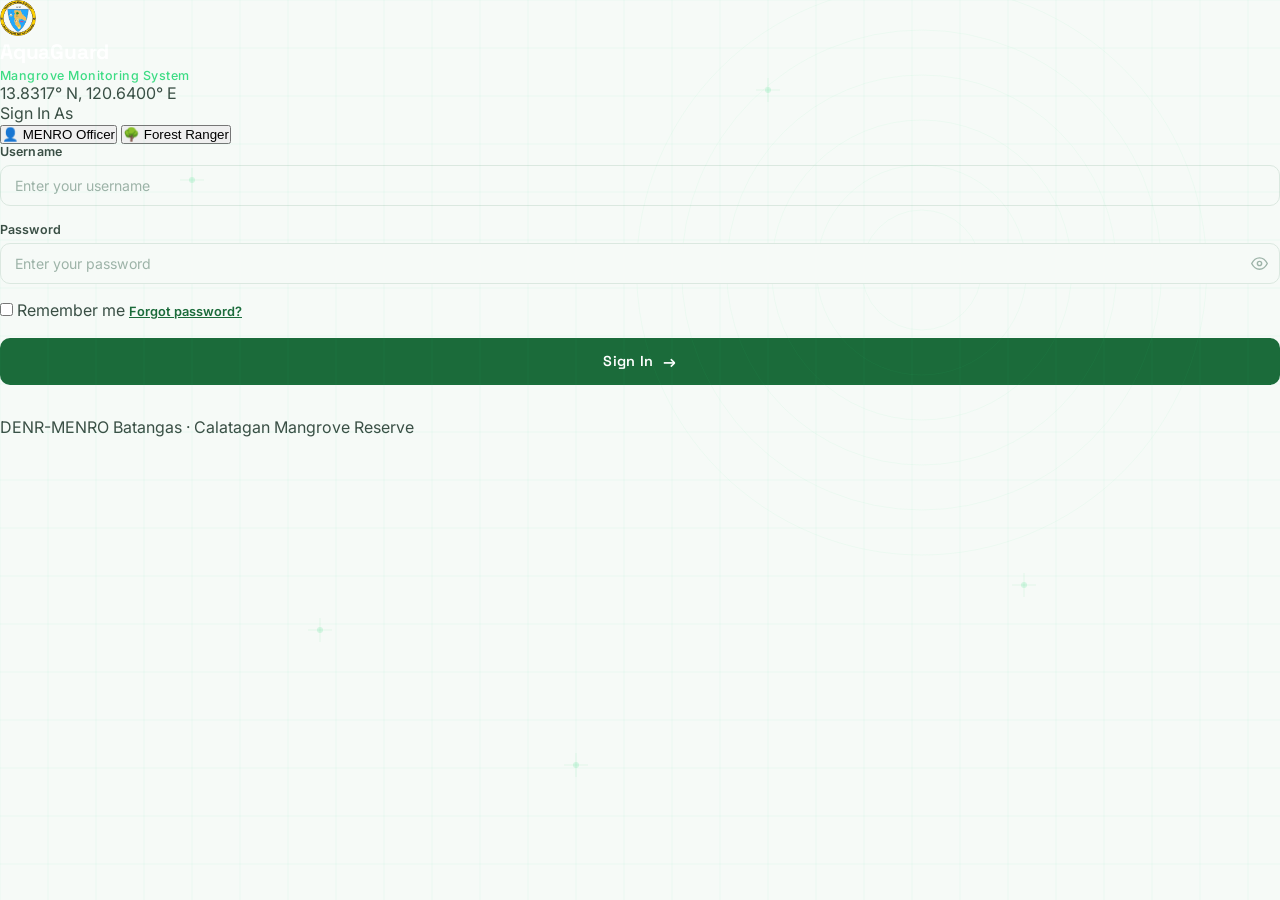
<file: Login/index.html>
<!DOCTYPE html>
<html lang="en">
<head>
  <meta charset="UTF-8" />
  <meta name="viewport" content="width=device-width, initial-scale=1.0"/>
  <title>AquaGuard – Mangrove Monitoring System</title>
  <link rel="preconnect" href="https://fonts.googleapis.com">
  <link rel="preconnect" href="https://fonts.gstatic.com" crossorigin>
  <link href="https://fonts.googleapis.com/css2?family=Space+Grotesk:wght@400;500;600;700&family=Inter:wght@400;500;600&display=swap" rel="stylesheet">
  <link rel="stylesheet" href="style.css" />
</head>
<body>

  <canvas id="gisCanvas" aria-hidden="true"></canvas>

  <div class="page-bg">
    <div class="card">

      <div class="card-accent"></div>

      <div class="card-inner">

        <div class="brand">
          <div class="brand-icon" aria-hidden="true">
            <img src="../assets/calatagan-seal.png" width="36" height="36" alt="Calatagan Seal" class="brand-seal">
          </div>
          <div class="brand-text">
            <h1 class="brand-title">AquaGuard</h1>
            <p class="brand-sub">Mangrove Monitoring System</p>
          </div>
        </div>

        <div class="coord-divider">
          <span class="coord-tag">13.8317° N, 120.6400° E</span>
        </div>

        <div class="role-section">
          <label class="role-label">Sign In As</label>
          <div class="role-buttons">
            <button class="role-btn" data-role="menro" type="button">
              <span class="role-icon">👤</span>
              MENRO Officer
            </button>
            <button class="role-btn" data-role="ranger" type="button">
              <span class="role-icon">🌳</span>
              Forest Ranger
            </button>
          </div>
        </div>

        <div class="form-body">
          <div class="field-group">
            <label for="username">Username</label>
            <input
              type="text"
              id="username"
              placeholder="Enter your username"
              autocomplete="username"
            />
          </div>

          <div class="field-group">
            <label for="password">Password</label>
            <div class="password-wrapper">
              <input
                type="password"
                id="password"
                placeholder="Enter your password"
                autocomplete="current-password"
              />
              <button class="toggle-pw" type="button" id="togglePw" aria-label="Toggle password visibility">
                <svg id="eyeIcon" xmlns="http://www.w3.org/2000/svg" width="17" height="17" viewBox="0 0 24 24" fill="none" stroke="currentColor" stroke-width="2" stroke-linecap="round" stroke-linejoin="round">
                  <path d="M1 12s4-8 11-8 11 8 11 8-4 8-11 8-11-8-11-8z"/>
                  <circle cx="12" cy="12" r="3"/>
                </svg>
              </button>
            </div>
          </div>

          <div class="row-options">
            <label class="remember-label">
              <input type="checkbox" id="rememberMe" />
              <span class="checkmark"></span>
              Remember me
            </label>
            <a href="#" class="forgot-link">Forgot password?</a>
          </div>

          <button class="btn-signin" id="btnSignIn" type="button">
            <span class="btn-text">Sign In</span>
            <span class="btn-arrow">→</span>
          </button>

          <div id="errorMsg" class="error-msg" role="alert" aria-live="polite"></div>
        </div>

        <p class="card-footer">DENR-MENRO Batangas · Calatagan Mangrove Reserve</p>

      </div>
    </div>
  </div>

  <script src="script.js"></script>
  <script>
    (function () {
      const canvas = document.getElementById('gisCanvas');
      const ctx = canvas.getContext('2d');

      function resize() {
        canvas.width = window.innerWidth;
        canvas.height = window.innerHeight;
        draw();
      }

      function draw() {
        ctx.clearRect(0, 0, canvas.width, canvas.height);

        const gridSpacing = 48;
        ctx.strokeStyle = 'rgba(61,220,132,0.06)';
        ctx.lineWidth = 1;

        for (let x = 0; x < canvas.width; x += gridSpacing) {
          ctx.beginPath();
          ctx.moveTo(x, 0);
          ctx.lineTo(x, canvas.height);
          ctx.stroke();
        }
        for (let y = 0; y < canvas.height; y += gridSpacing) {
          ctx.beginPath();
          ctx.moveTo(0, y);
          ctx.lineTo(canvas.width, y);
          ctx.stroke();
        }

        const cx = canvas.width * 0.72, cy = canvas.height * 0.3;
        ctx.strokeStyle = 'rgba(61,220,132,0.05)';
        for (let r = 60; r < 320; r += 45) {
          ctx.beginPath();
          ctx.arc(cx, cy, r, 0, Math.PI * 2);
          ctx.stroke();
        }

        const dots = [
          [0.15, 0.2], [0.8, 0.65], [0.45, 0.85], [0.6, 0.1], [0.25, 0.7]
        ];
        ctx.fillStyle = 'rgba(61,220,132,0.18)';
        dots.forEach(([fx, fy]) => {
          ctx.beginPath();
          ctx.arc(fx * canvas.width, fy * canvas.height, 3, 0, Math.PI * 2);
          ctx.fill();
          ctx.strokeStyle = 'rgba(61,220,132,0.10)';
          ctx.lineWidth = 1;
          const px = fx * canvas.width, py = fy * canvas.height;
          ctx.beginPath(); ctx.moveTo(px - 12, py); ctx.lineTo(px + 12, py); ctx.stroke();
          ctx.beginPath(); ctx.moveTo(px, py - 12); ctx.lineTo(px, py + 12); ctx.stroke();
        });
      }

      window.addEventListener('resize', resize);
      resize();
    })();
  </script>
</body>
</html>
</file>
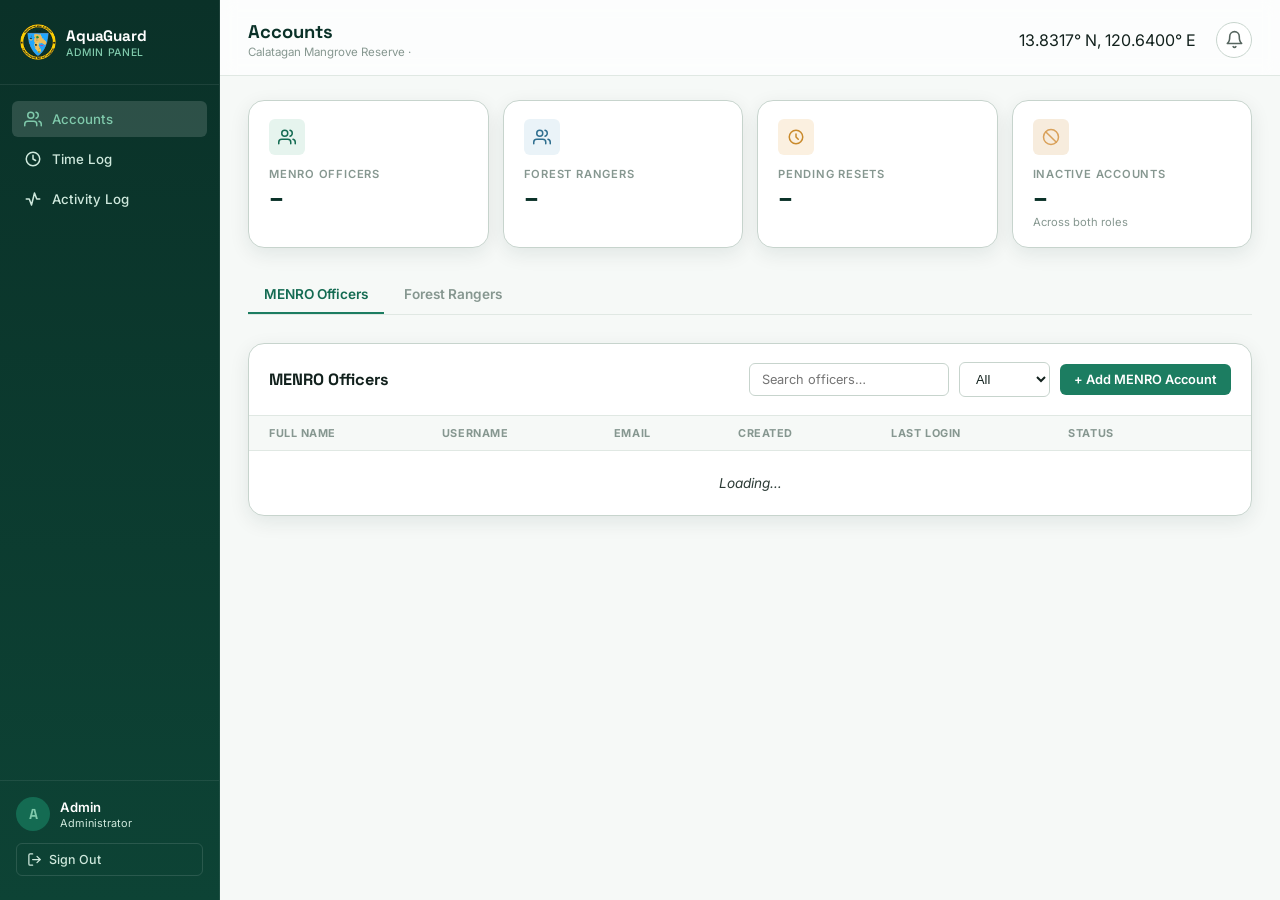
<file: Admin/admin.html>
<!DOCTYPE html>
<html lang="en">
<head>
<meta charset="UTF-8" />
<meta name="viewport" content="width=device-width, initial-scale=1.0"/>
<title>AquaGuard – Admin Panel</title>

<link rel="preconnect" href="https://fonts.googleapis.com"/>
<link rel="preconnect" href="https://fonts.gstatic.com" crossorigin/>
<link href="https://fonts.googleapis.com/css2?family=Space+Grotesk:wght@500;600;700&family=Inter:wght@400;500;600;700&display=swap" rel="stylesheet">

<link rel="icon" href="../assets/calatagan-seal.png"/>
<link rel="stylesheet" href="../assets/theme.css"/>
<link rel="stylesheet" href="admin.css"/>
</head>
<body>

<canvas id="gisCanvas" aria-hidden="true"></canvas>

<div class="shell">

  <aside class="sidebar">
    <div class="sidebar-brand">
      <img src="../assets/calatagan-seal.png" width="36" height="36" alt="Calatagan Seal" style="border-radius:50%;object-fit:contain;">
      <div>
        <div class="sidebar-brand-name">AquaGuard</div>
        <div class="sidebar-brand-sub">Admin Panel</div>
      </div>
    </div>

    <nav class="sidebar-nav">
      <button class="nav-item active" type="button" data-view="accountsView">
        <svg width="18" height="18" viewBox="0 0 24 24" fill="none" stroke="currentColor" stroke-width="2" stroke-linecap="round" stroke-linejoin="round" aria-hidden="true">
          <path d="M17 21v-2a4 4 0 0 0-4-4H5a4 4 0 0 0-4 4v2"/>
          <circle cx="9" cy="7" r="4"/>
          <path d="M23 21v-2a4 4 0 0 0-3-3.87"/>
          <path d="M16 3.13a4 4 0 0 1 0 7.75"/>
        </svg>
        Accounts
      </button>
      <button class="nav-item" type="button" data-view="timeLogView">
        <svg width="18" height="18" viewBox="0 0 24 24" fill="none" stroke="currentColor" stroke-width="2" stroke-linecap="round" stroke-linejoin="round" aria-hidden="true">
          <circle cx="12" cy="12" r="9"/>
          <polyline points="12 7 12 12 15.5 14"/>
        </svg>
        Time Log
      </button>
      <button class="nav-item" type="button" data-view="activityLogView">
        <svg width="18" height="18" viewBox="0 0 24 24" fill="none" stroke="currentColor" stroke-width="2" stroke-linecap="round" stroke-linejoin="round" aria-hidden="true">
          <path d="M3 12h4l3 8 4-16 3 8h4"/>
        </svg>
        Activity Log
      </button>
    </nav>

    <div class="sidebar-footer">
      <div class="user-info">
        <div class="user-avatar" id="adminAvatar">A</div>
        <div>
          <div class="user-name" id="adminName">Admin</div>
          <div class="user-role">Administrator</div>
        </div>
      </div>
      <button class="btn-logout" id="btnSignOut" type="button">
        <svg width="15" height="15" viewBox="0 0 24 24" fill="none" stroke="currentColor" stroke-width="2" stroke-linecap="round" stroke-linejoin="round" aria-hidden="true">
          <path d="M9 21H5a2 2 0 0 1-2-2V5a2 2 0 0 1 2-2h4"/>
          <polyline points="16 17 21 12 16 7"/>
          <line x1="21" y1="12" x2="9" y2="12"/>
        </svg>
        Sign Out
      </button>
    </div>
  </aside>

  <main class="main">

    <header class="topbar">
      <div>
        <div class="topbar-title" id="topbarTitle">Accounts</div>
        <div class="topbar-sub">Calatagan Mangrove Reserve &middot; <span id="topbar-date"></span></div>
      </div>
      <div class="topbar-right">
        <div class="topbar-coord">13.8317&deg; N, 120.6400&deg; E</div>
        <div class="notif-wrap">
          <button class="notif-bell" id="notifBell" type="button" aria-label="Notifications">
            <svg width="19" height="19" viewBox="0 0 24 24" fill="none" stroke="currentColor" stroke-width="2" stroke-linecap="round" stroke-linejoin="round" aria-hidden="true">
              <path d="M18 8a6 6 0 0 0-12 0c0 7-3 9-3 9h18s-3-2-3-9"/>
              <path d="M13.73 21a2 2 0 0 1-3.46 0"/>
            </svg>
            <span class="notif-badge" id="notifBadge" hidden>0</span>
          </button>
          <div class="notif-dropdown" id="notifDropdown" hidden>
            <div class="notif-dropdown-head">
              <span>Notifications</span>
              <button class="notif-mark-all" id="notifMarkAll" type="button">
                <svg width="15" height="15" viewBox="0 0 24 24" fill="none" stroke="currentColor" stroke-width="2" stroke-linecap="round" stroke-linejoin="round" aria-hidden="true"><polyline points="20 6 9 17 4 12"/></svg>
                Mark all as read
              </button>
            </div>
            <div class="notif-dropdown-body" id="notifDropdownBody"></div>
          </div>
        </div>
      </div>
    </header>

    <section class="view active" id="accountsView">

      <div class="stat-row">
        <div class="stat-card">
          <div class="stat-icon stat-icon-green">
            <svg width="18" height="18" viewBox="0 0 24 24" fill="none" stroke="currentColor" stroke-width="2" stroke-linecap="round" stroke-linejoin="round" aria-hidden="true">
              <path d="M17 21v-2a4 4 0 0 0-4-4H5a4 4 0 0 0-4 4v2"/>
              <circle cx="9" cy="7" r="4"/>
              <path d="M23 21v-2a4 4 0 0 0-3-3.87"/>
              <path d="M16 3.13a4 4 0 0 1 0 7.75"/>
            </svg>
          </div>
          <div class="stat-label">MENRO Officers</div>
          <div class="stat-value" id="statMenroTotal">–</div>
          <div class="stat-meta" id="statMenroMeta">&nbsp;</div>
        </div>
        <div class="stat-card">
          <div class="stat-icon stat-icon-blue">
            <svg width="18" height="18" viewBox="0 0 24 24" fill="none" stroke="currentColor" stroke-width="2" stroke-linecap="round" stroke-linejoin="round" aria-hidden="true">
              <path d="M17 21v-2a4 4 0 0 0-4-4H5a4 4 0 0 0-4 4v2"/>
              <circle cx="9" cy="7" r="4"/>
              <path d="M23 21v-2a4 4 0 0 0-3-3.87"/>
              <path d="M16 3.13a4 4 0 0 1 0 7.75"/>
            </svg>
          </div>
          <div class="stat-label">Forest Rangers</div>
          <div class="stat-value" id="statRangerTotal">–</div>
          <div class="stat-meta" id="statRangerMeta">&nbsp;</div>
        </div>
        <div class="stat-card">
          <div class="stat-icon stat-icon-amber">
            <svg width="18" height="18" viewBox="0 0 24 24" fill="none" stroke="currentColor" stroke-width="2" stroke-linecap="round" stroke-linejoin="round" aria-hidden="true">
              <path d="M12 8v4l3 3"/>
              <circle cx="12" cy="12" r="9"/>
            </svg>
          </div>
          <div class="stat-label">Pending Resets</div>
          <div class="stat-value" id="statPendingTotal">–</div>
          <div class="stat-meta" id="statPendingMeta">&nbsp;</div>
        </div>
        <div class="stat-card">
          <div class="stat-icon stat-icon-teal">
            <svg width="18" height="18" viewBox="0 0 24 24" fill="none" stroke="currentColor" stroke-width="2" stroke-linecap="round" stroke-linejoin="round" aria-hidden="true">
              <circle cx="12" cy="12" r="10"/>
              <line x1="4.9" y1="4.9" x2="19.1" y2="19.1"/>
            </svg>
          </div>
          <div class="stat-label">Inactive Accounts</div>
          <div class="stat-value" id="statInactiveTotal">–</div>
          <div class="stat-meta">Across both roles</div>
        </div>
      </div>

      <div class="account-section" id="resetRequestsSection" hidden>
        <div class="account-section-head">
          <h2 id="resetRequestsHeading">Password Reset Requests</h2>
        </div>
        <div class="account-table-wrap">
          <table class="account-table">
            <thead>
              <tr><th>Username</th><th>Role</th><th>Requested</th><th></th></tr>
            </thead>
            <tbody id="resetRequestsBody">
            </tbody>
          </table>
        </div>
      </div>

      <div class="account-tabs">
        <button class="account-tab active" type="button" data-tab="menro">MENRO Officers</button>
        <button class="account-tab" type="button" data-tab="ranger">Forest Rangers</button>
      </div>

      <div class="account-section" id="menroSection">
        <div class="account-section-head">
          <h2>MENRO Officers <span class="account-count" id="menroCount"></span></h2>
          <div class="account-section-actions">
            <input type="search" class="account-search" id="menroSearch" placeholder="Search officers…">
            <select class="account-status-filter" id="menroStatusFilter">
              <option value="all">All</option>
              <option value="active">Active</option>
              <option value="inactive">Inactive</option>
            </select>
            <button class="btn-add" data-role="menro">+ Add MENRO Account</button>
          </div>
        </div>
        <div class="account-table-wrap">
          <table class="account-table">
            <thead>
              <tr>
                <th class="sortable" data-sort="full_name">Full Name</th>
                <th class="sortable" data-sort="username">Username</th>
                <th>Email</th>
                <th class="sortable" data-sort="created_at">Created</th>
                <th class="sortable" data-sort="last_login">Last Login</th>
                <th>Status</th>
                <th></th>
              </tr>
            </thead>
            <tbody id="menroAccountsBody">
              <tr><td colspan="7" class="account-empty">Loading…</td></tr>
            </tbody>
          </table>
        </div>
        <div class="account-pagination" id="menroPagination" hidden>
          <span class="account-pagination-text" id="menroPaginationText"></span>
          <div class="account-pagination-controls">
            <button type="button" class="btn-row-action" id="menroPrevPage">Prev</button>
            <button type="button" class="btn-row-action" id="menroNextPage">Next</button>
          </div>
        </div>
      </div>

      <div class="account-section" id="rangerSection" hidden>
        <div class="account-section-head">
          <h2>Forest Rangers <span class="account-count" id="rangerCount"></span></h2>
          <div class="account-section-actions">
            <input type="search" class="account-search" id="rangerSearch" placeholder="Search rangers…">
            <select class="account-status-filter" id="rangerStatusFilter">
              <option value="all">All</option>
              <option value="active">Active</option>
              <option value="inactive">Inactive</option>
            </select>
            <button class="btn-add" data-role="ranger">+ Add Ranger Account</button>
          </div>
        </div>
        <div class="account-table-wrap">
          <table class="account-table">
            <thead>
              <tr>
                <th class="sortable" data-sort="full_name">Full Name</th>
                <th class="sortable" data-sort="username">Username</th>
                <th>Email</th>
                <th class="sortable" data-sort="created_at">Created</th>
                <th class="sortable" data-sort="last_login">Last Login</th>
                <th>Status</th>
                <th></th>
              </tr>
            </thead>
            <tbody id="rangerAccountsBody">
              <tr><td colspan="7" class="account-empty">Loading…</td></tr>
            </tbody>
          </table>
        </div>
        <div class="account-pagination" id="rangerPagination" hidden>
          <span class="account-pagination-text" id="rangerPaginationText"></span>
          <div class="account-pagination-controls">
            <button type="button" class="btn-row-action" id="rangerPrevPage">Prev</button>
            <button type="button" class="btn-row-action" id="rangerNextPage">Next</button>
          </div>
        </div>
      </div>

    </section>

    <section class="view" id="timeLogView">

      <div class="account-section">
        <div class="account-section-head">
          <h2>Time Log</h2>
        </div>
        <div class="account-table-wrap">
          <table class="account-table">
            <thead>
              <tr><th>Username</th><th>Email</th><th>Role</th><th>Date</th><th>Time In</th><th>Time Out</th></tr>
            </thead>
            <tbody id="timeLogBody">
              <tr><td colspan="6" class="account-empty">Loading…</td></tr>
            </tbody>
          </table>
        </div>
      </div>

    </section>

    <section class="view" id="activityLogView">

      <div class="account-section">
        <div class="account-section-head">
          <h2>Activity Log</h2>
        </div>
        <div class="account-table-wrap">
          <table class="account-table">
            <thead>
              <tr><th>When</th><th>Actor</th><th>Role</th><th>Action</th></tr>
            </thead>
            <tbody id="activityLogBody">
              <tr><td colspan="4" class="account-empty">Loading…</td></tr>
            </tbody>
          </table>
        </div>
      </div>

    </section>

  </main>

</div>

<div class="dashboard-overlay" id="signoutOverlay">
  <div class="confirm-modal">
    <button class="confirm-modal-close" id="btnCloseSignout" aria-label="Close">&times;</button>
    <div class="confirm-modal-icon">
      <svg width="22" height="22" viewBox="0 0 24 24" fill="none" stroke="currentColor" stroke-width="2" stroke-linecap="round" stroke-linejoin="round" aria-hidden="true">
        <path d="M9 21H5a2 2 0 0 1-2-2V5a2 2 0 0 1 2-2h4"/>
        <polyline points="16 17 21 12 16 7"/>
        <line x1="21" y1="12" x2="9" y2="12"/>
      </svg>
    </div>
    <div class="confirm-modal-title">Sign out?</div>
    <div class="confirm-modal-text">You'll need to sign in again to access the Admin Panel.</div>
    <div class="confirm-modal-actions">
      <button class="btn-confirm-cancel" id="btnCancelSignout">Cancel</button>
      <button class="btn-confirm-danger" id="btnConfirmSignout">Sign Out</button>
    </div>
  </div>
</div>

<div class="dashboard-overlay" id="editOverlay">
  <div class="confirm-modal">
    <button class="confirm-modal-close" id="btnCloseEdit" aria-label="Close">&times;</button>
    <h2 class="confirm-modal-title">Edit Account</h2>
    <form id="editForm" class="account-form">
      <label>Full Name
        <input type="text" id="editFullName" required autocomplete="off">
      </label>
      <label>Username
        <input type="text" id="editUsername" required autocomplete="off">
      </label>
      <label>Email <span class="optional">(optional, used for password reset)</span>
        <input type="email" id="editEmail" autocomplete="off">
      </label>
      <div class="confirm-modal-actions">
        <button type="button" class="btn-confirm-cancel" id="btnCancelEdit">Cancel</button>
        <button type="submit" class="btn-confirm-primary">Save Changes</button>
      </div>
    </form>
  </div>
</div>

<div class="dashboard-overlay" id="createOverlay">
  <div class="confirm-modal">
    <button class="confirm-modal-close" id="btnCloseCreate" aria-label="Close">&times;</button>
    <h2 class="confirm-modal-title" id="createModalTitle">Add Account</h2>
    <form id="createForm" class="account-form">
      <label>Full Name
        <input type="text" id="createFullName" required autocomplete="off">
      </label>
      <label>Username
        <input type="text" id="createUsername" required autocomplete="off">
      </label>
      <label>Email <span class="optional">(optional, used for password reset)</span>
        <input type="email" id="createEmail" autocomplete="off">
      </label>
      <label>Password <span class="optional">(min. 8 characters)</span>
        <div class="password-field">
          <input type="password" id="createPassword" required minlength="8" autocomplete="new-password">
          <button type="button" class="btn-password-toggle" data-action="togglePassword" data-target="createPassword" aria-label="Show password">
            <svg width="16" height="16" viewBox="0 0 24 24" fill="none" stroke="currentColor" stroke-width="2" stroke-linecap="round" stroke-linejoin="round" aria-hidden="true"><path d="M1 12s4-7 11-7 11 7 11 7-4 7-11 7-11-7-11-7Z"/><circle cx="12" cy="12" r="3"/></svg>
          </button>
        </div>
      </label>
      <div class="confirm-modal-actions">
        <button type="button" class="btn-confirm-cancel" id="btnCancelCreate">Cancel</button>
        <button type="submit" class="btn-confirm-primary">Create Account</button>
      </div>
    </form>
  </div>
</div>

<div class="dashboard-overlay" id="resetOverlay">
  <div class="confirm-modal">
    <button class="confirm-modal-close" id="btnCloseReset" aria-label="Close">&times;</button>
    <h2 class="confirm-modal-title">Reset Password</h2>
    <p class="confirm-modal-text" id="resetTargetLabel"></p>
    <form id="resetForm" class="account-form">
      <label>New Password <span class="optional">(min. 8 characters)</span>
        <div class="password-field">
          <input type="password" id="resetPassword" required minlength="8" autocomplete="new-password">
          <button type="button" class="btn-password-toggle" data-action="togglePassword" data-target="resetPassword" aria-label="Show password">
            <svg width="16" height="16" viewBox="0 0 24 24" fill="none" stroke="currentColor" stroke-width="2" stroke-linecap="round" stroke-linejoin="round" aria-hidden="true"><path d="M1 12s4-7 11-7 11 7 11 7-4 7-11 7-11-7-11-7Z"/><circle cx="12" cy="12" r="3"/></svg>
          </button>
        </div>
      </label>
      <div class="confirm-modal-actions">
        <button type="button" class="btn-confirm-cancel" id="btnCancelReset">Cancel</button>
        <button type="submit" class="btn-confirm-primary">Save Password</button>
      </div>
    </form>
  </div>
</div>

<div class="dashboard-overlay" id="deleteOverlay">
  <div class="confirm-modal">
    <button class="confirm-modal-close" id="btnCloseDelete" aria-label="Close">&times;</button>
    <div class="confirm-modal-icon">
      <svg viewBox="0 0 24 24" fill="none" stroke="currentColor" stroke-width="2" stroke-linecap="round" stroke-linejoin="round">
        <polyline points="3 6 5 6 21 6"/>
        <path d="M19 6v14a2 2 0 0 1-2 2H7a2 2 0 0 1-2-2V6m3 0V4a2 2 0 0 1 2-2h4a2 2 0 0 1 2 2v2"/>
      </svg>
    </div>
    <h2 class="confirm-modal-title">Delete this account?</h2>
    <p class="confirm-modal-text" id="deleteTargetLabel"></p>
    <div class="confirm-modal-actions">
      <button type="button" class="btn-confirm-cancel" id="btnCancelDelete">Cancel</button>
      <button type="button" class="btn-confirm-danger" id="btnConfirmDelete">Delete</button>
    </div>
  </div>
</div>

<div class="dashboard-overlay" id="changeRoleOverlay">
  <div class="confirm-modal">
    <button class="confirm-modal-close" id="btnCloseChangeRole" aria-label="Close">&times;</button>
    <div class="confirm-modal-icon" style="background:var(--brand-100);color:var(--brand-700);">
      <svg viewBox="0 0 24 24" fill="none" stroke="currentColor" stroke-width="2" stroke-linecap="round" stroke-linejoin="round">
        <polyline points="17 1 21 5 17 9"/>
        <path d="M3 11V9a4 4 0 0 1 4-4h14"/>
        <polyline points="7 23 3 19 7 15"/>
        <path d="M21 13v2a4 4 0 0 1-4 4H3"/>
      </svg>
    </div>
    <h2 class="confirm-modal-title">Change this account's role?</h2>
    <p class="confirm-modal-text" id="changeRoleTargetLabel"></p>
    <div class="confirm-modal-actions">
      <button type="button" class="btn-confirm-cancel" id="btnCancelChangeRole">Cancel</button>
      <button type="button" class="btn-confirm-primary" id="btnConfirmChangeRole">Change Role</button>
    </div>
  </div>
</div>

<div class="dashboard-overlay" id="deactivateOverlay">
  <div class="confirm-modal">
    <button class="confirm-modal-close" id="btnCloseDeactivate" aria-label="Close">&times;</button>
    <div class="confirm-modal-icon">
      <svg viewBox="0 0 24 24" fill="none" stroke="currentColor" stroke-width="2" stroke-linecap="round" stroke-linejoin="round">
        <circle cx="12" cy="12" r="10"/>
        <line x1="4.9" y1="4.9" x2="19.1" y2="19.1"/>
      </svg>
    </div>
    <h2 class="confirm-modal-title">Deactivate this account?</h2>
    <p class="confirm-modal-text" id="deactivateTargetLabel"></p>
    <div class="confirm-modal-actions">
      <button type="button" class="btn-confirm-cancel" id="btnCancelDeactivate">Cancel</button>
      <button type="button" class="btn-confirm-danger" id="btnConfirmDeactivate">Deactivate</button>
    </div>
  </div>
</div>

<div class="dashboard-overlay" id="activateOverlay">
  <div class="confirm-modal">
    <button class="confirm-modal-close" id="btnCloseActivate" aria-label="Close">&times;</button>
    <div class="confirm-modal-icon" style="background:var(--brand-100);color:var(--healthy);">
      <svg viewBox="0 0 24 24" fill="none" stroke="currentColor" stroke-width="2" stroke-linecap="round" stroke-linejoin="round">
        <circle cx="12" cy="12" r="10"/>
        <polyline points="8 12.5 10.8 15.3 16 9.5"/>
      </svg>
    </div>
    <h2 class="confirm-modal-title">Activate this account?</h2>
    <p class="confirm-modal-text" id="activateTargetLabel"></p>
    <div class="confirm-modal-actions">
      <button type="button" class="btn-confirm-cancel" id="btnCancelActivate">Cancel</button>
      <button type="button" class="btn-confirm-primary" id="btnConfirmActivate">Activate</button>
    </div>
  </div>
</div>

<script src="../assets/utils.js?v=2"></script>
<script src="admin.js?v=33"></script>
</body>
</html>
</file>
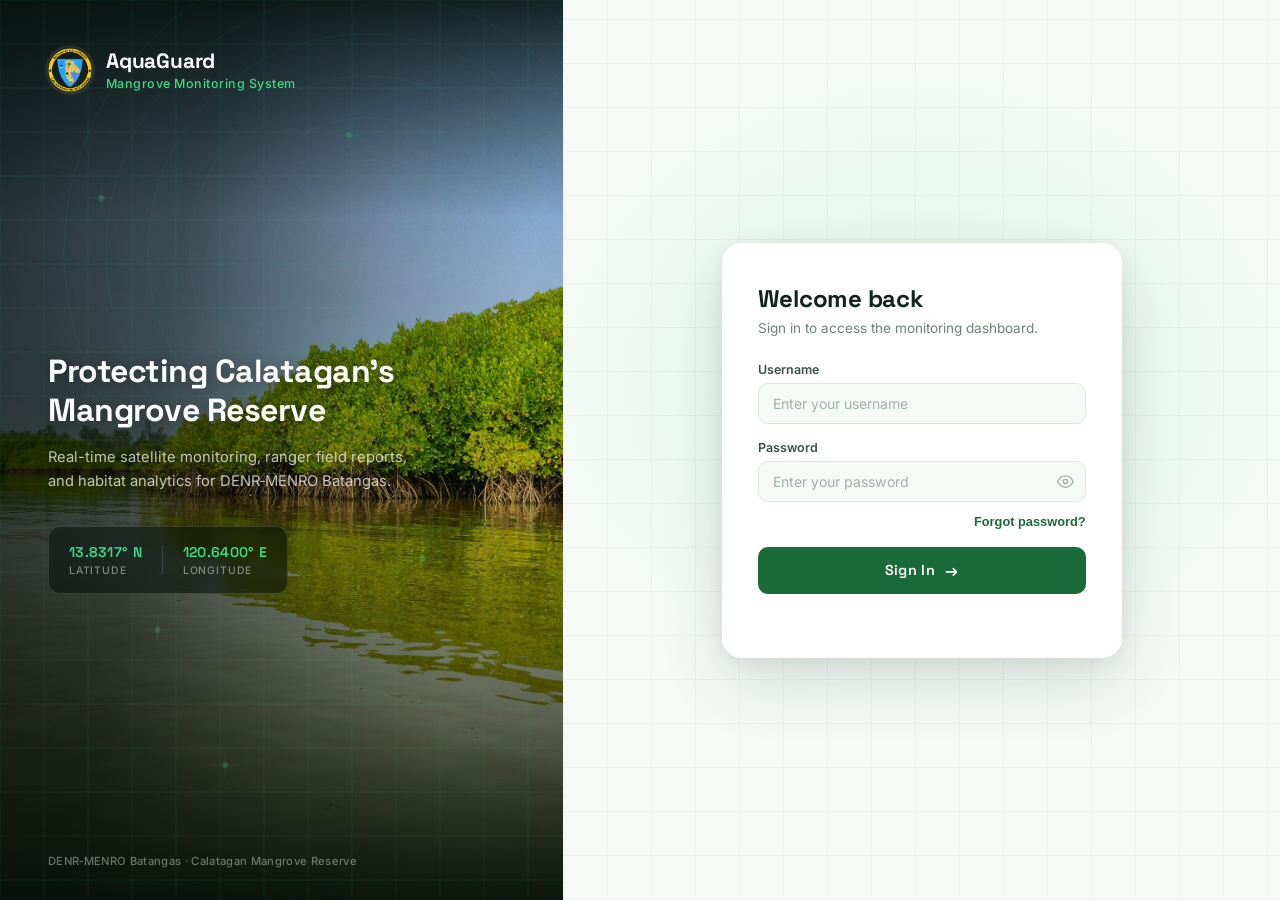
<file: Login/Login.html>
<!DOCTYPE html>
<html lang="en">
<head>
  <meta charset="UTF-8" />
  <meta name="viewport" content="width=device-width, initial-scale=1.0"/>
  <title>AquaGuard – Mangrove Monitoring System</title>
  <link rel="preconnect" href="https://fonts.googleapis.com">
  <link rel="preconnect" href="https://fonts.gstatic.com" crossorigin>
  <link href="https://fonts.googleapis.com/css2?family=Space+Grotesk:wght@400;500;600;700&family=Inter:wght@400;500;600;700&display=swap" rel="stylesheet">
  <link rel="stylesheet" href="style.css?v=2" />
</head>
<body>

  <div class="auth-layout">

    <aside class="brand-panel">
      <canvas id="gisCanvas" aria-hidden="true"></canvas>

      <div class="brand-panel-content">
        <div class="brand-top">
          <img src="../assets/calatagan-seal.png" width="44" height="44" alt="Calatagan Seal" class="brand-seal">
          <div class="brand-text">
            <h1 class="brand-title">AquaGuard</h1>
            <p class="brand-sub">Mangrove Monitoring System</p>
          </div>
        </div>

        <div class="brand-mid">
          <h2 class="brand-headline">Protecting Calatagan&rsquo;s<br>Mangrove Reserve</h2>
          <p class="brand-copy">Real-time satellite monitoring, ranger field reports, and habitat analytics for DENR&#8209;MENRO Batangas.</p>

          <div class="brand-coords">
            <div class="brand-coord">
              <span class="brand-coord-value">13.8317&deg; N</span>
              <span class="brand-coord-label">Latitude</span>
            </div>
            <div class="brand-coord-divider"></div>
            <div class="brand-coord">
              <span class="brand-coord-value">120.6400&deg; E</span>
              <span class="brand-coord-label">Longitude</span>
            </div>
          </div>
        </div>

        <p class="brand-footer">DENR&#8209;MENRO Batangas &middot; Calatagan Mangrove Reserve</p>
      </div>
    </aside>

    <main class="form-panel">
      <div class="form-card">

        <div class="form-card-head">
          <h2 class="form-title">Welcome back</h2>
          <p class="form-subtitle">Sign in to access the monitoring dashboard.</p>
        </div>

        <div class="form-body">
          <div class="field-group">
            <label for="username">Username</label>
            <input
              type="text"
              id="username"
              placeholder="Enter your username"
              autocomplete="username"
            />
          </div>

          <div class="field-group">
            <label for="password">Password</label>
            <div class="password-wrapper">
              <input
                type="password"
                id="password"
                placeholder="Enter your password"
                autocomplete="current-password"
              />
              <button class="toggle-pw" type="button" id="togglePw" aria-label="Toggle password visibility">
                <svg id="eyeIcon" xmlns="http://www.w3.org/2000/svg" width="17" height="17" viewBox="0 0 24 24" fill="none" stroke="currentColor" stroke-width="2" stroke-linecap="round" stroke-linejoin="round">
                  <path d="M1 12s4-8 11-8 11 8 11 8-4 8-11 8-11-8-11-8z"/>
                  <circle cx="12" cy="12" r="3"/>
                </svg>
              </button>
            </div>
          </div>

          <div class="form-row-end">
            <button type="button" class="forgot-link" id="btnForgotPassword">Forgot password?</button>
          </div>

          <button class="btn-signin" id="btnSignIn" type="button">
            <span class="btn-text">Sign In</span>
            <span class="btn-arrow">→</span>
          </button>

          <div id="errorMsg" class="error-msg" role="alert" aria-live="polite"></div>
        </div>

      </div>
    </main>

  </div>

  <div class="auth-overlay" id="forgotOverlay">
    <div class="auth-modal">
      <button class="auth-modal-close" id="btnCloseForgot" aria-label="Close">&times;</button>

      <div id="forgotFormView">
        <h2 class="auth-modal-title">Forgot your password?</h2>
        <p class="auth-modal-text">Enter your username. An admin will be notified and can reset your password for you.</p>
        <form id="forgotForm" class="form-body">
          <div class="field-group">
            <label for="forgotUsername">Username</label>
            <input type="text" id="forgotUsername" placeholder="Enter your username" autocomplete="username" required>
          </div>
          <button type="submit" class="btn-signin">
            <span class="btn-text">Send Request</span>
          </button>
          <div id="forgotErrorMsg" class="error-msg" role="alert" aria-live="polite"></div>
        </form>
      </div>

      <div id="forgotSentView" hidden>
        <h2 class="auth-modal-title">Request sent</h2>
        <p class="auth-modal-text">If that account exists, an admin has been notified and will reset your password soon.</p>
        <button type="button" class="btn-signin" id="btnForgotDone">
          <span class="btn-text">Done</span>
        </button>
      </div>
    </div>
  </div>

  <script src="script.js?v=3"></script>
  <script>
    (function () {
      const canvas = document.getElementById('gisCanvas');
      const ctx = canvas.getContext('2d');
      const panel = canvas.parentElement;

      function resize() {
        canvas.width = panel.clientWidth;
        canvas.height = panel.clientHeight;
        draw();
      }

      function draw() {
        ctx.clearRect(0, 0, canvas.width, canvas.height);

        const gridSpacing = 44;
        ctx.strokeStyle = 'rgba(61,220,132,0.08)';
        ctx.lineWidth = 1;

        for (let x = 0; x < canvas.width; x += gridSpacing) {
          ctx.beginPath();
          ctx.moveTo(x, 0);
          ctx.lineTo(x, canvas.height);
          ctx.stroke();
        }
        for (let y = 0; y < canvas.height; y += gridSpacing) {
          ctx.beginPath();
          ctx.moveTo(0, y);
          ctx.lineTo(canvas.width, y);
          ctx.stroke();
        }

        const cx = canvas.width * 0.65, cy = canvas.height * 0.28;
        ctx.strokeStyle = 'rgba(61,220,132,0.07)';
        for (let r = 50; r < 340; r += 42) {
          ctx.beginPath();
          ctx.arc(cx, cy, r, 0, Math.PI * 2);
          ctx.stroke();
        }

        const dots = [
          [0.18, 0.22], [0.75, 0.62], [0.4, 0.85], [0.62, 0.15], [0.28, 0.7], [0.85, 0.35]
        ];
        ctx.fillStyle = 'rgba(61,220,132,0.22)';
        dots.forEach(([fx, fy]) => {
          ctx.beginPath();
          ctx.arc(fx * canvas.width, fy * canvas.height, 3, 0, Math.PI * 2);
          ctx.fill();
          ctx.strokeStyle = 'rgba(61,220,132,0.12)';
          ctx.lineWidth = 1;
          const px = fx * canvas.width, py = fy * canvas.height;
          ctx.beginPath(); ctx.moveTo(px - 12, py); ctx.lineTo(px + 12, py); ctx.stroke();
          ctx.beginPath(); ctx.moveTo(px, py - 12); ctx.lineTo(px, py + 12); ctx.stroke();
        });
      }

      window.addEventListener('resize', resize);
      resize();
    })();
  </script>
</body>
</html>
</file>
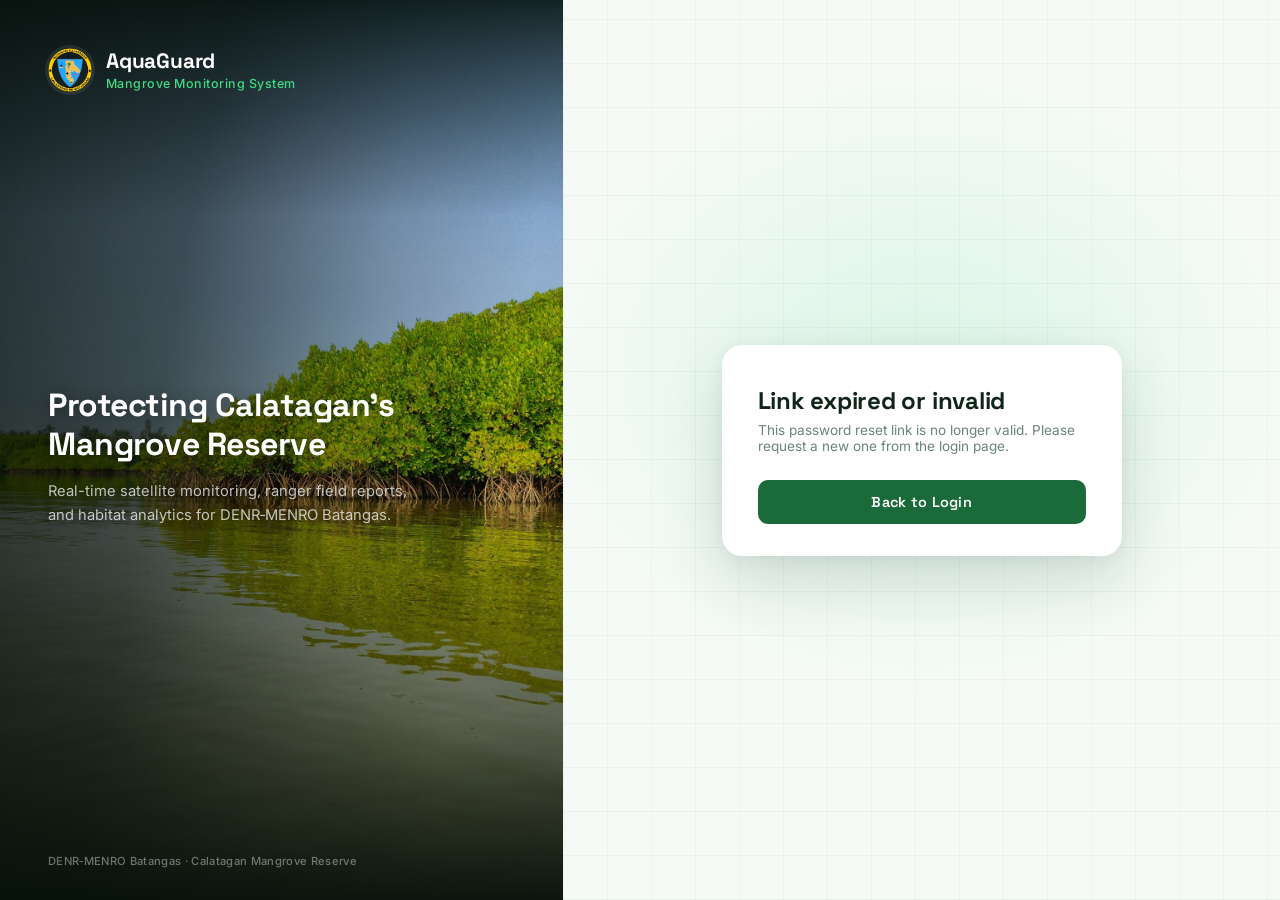
<file: Login/reset-password.html>
<!DOCTYPE html>
<html lang="en">
<head>
  <meta charset="UTF-8" />
  <meta name="viewport" content="width=device-width, initial-scale=1.0"/>
  <title>AquaGuard – Reset Password</title>
  <link rel="preconnect" href="https://fonts.googleapis.com">
  <link rel="preconnect" href="https://fonts.gstatic.com" crossorigin>
  <link href="https://fonts.googleapis.com/css2?family=Space+Grotesk:wght@400;500;600;700&family=Inter:wght@400;500;600;700&display=swap" rel="stylesheet">
  <link rel="stylesheet" href="style.css?v=2" />
</head>
<body>

  <div class="auth-layout">

    <aside class="brand-panel">
      <div class="brand-panel-content">
        <div class="brand-top">
          <img src="../assets/calatagan-seal.png" width="44" height="44" alt="Calatagan Seal" class="brand-seal">
          <div class="brand-text">
            <h1 class="brand-title">AquaGuard</h1>
            <p class="brand-sub">Mangrove Monitoring System</p>
          </div>
        </div>
        <div class="brand-mid">
          <h2 class="brand-headline">Protecting Calatagan&rsquo;s<br>Mangrove Reserve</h2>
          <p class="brand-copy">Real-time satellite monitoring, ranger field reports, and habitat analytics for DENR&#8209;MENRO Batangas.</p>
        </div>
        <p class="brand-footer">DENR&#8209;MENRO Batangas &middot; Calatagan Mangrove Reserve</p>
      </div>
    </aside>

    <main class="form-panel">
      <div class="form-card">

        <div id="loadingView">
          <div class="form-card-head">
            <h2 class="form-title">Checking your link…</h2>
          </div>
        </div>

        <div id="invalidView" hidden>
          <div class="form-card-head">
            <h2 class="form-title">Link expired or invalid</h2>
            <p class="form-subtitle" id="invalidMsg">This password reset link is no longer valid. Please request a new one from the login page.</p>
          </div>
          <a class="btn-signin" href="Login.html" style="text-decoration:none; box-sizing:border-box;">
            <span class="btn-text">Back to Login</span>
          </a>
        </div>

        <div id="formView" hidden>
          <div class="form-card-head">
            <h2 class="form-title">Set a new password</h2>
            <p class="form-subtitle">Hi <strong id="resetUsername"></strong>, choose a new password for your account.</p>
          </div>

          <form id="resetForm" class="form-body">
            <div class="field-group">
              <label for="newPassword">New Password</label>
              <div class="password-wrapper">
                <input type="password" id="newPassword" placeholder="At least 8 characters" autocomplete="new-password" required>
                <button class="toggle-pw" type="button" id="toggleNewPassword" aria-label="Toggle password visibility">
                  <svg id="newPasswordEyeIcon" xmlns="http://www.w3.org/2000/svg" width="17" height="17" viewBox="0 0 24 24" fill="none" stroke="currentColor" stroke-width="2" stroke-linecap="round" stroke-linejoin="round">
                    <path d="M1 12s4-8 11-8 11 8 11 8-4 8-11 8-11-8-11-8z"/>
                    <circle cx="12" cy="12" r="3"/>
                  </svg>
                </button>
              </div>
            </div>
            <div class="field-group">
              <label for="confirmPassword">Confirm Password</label>
              <div class="password-wrapper">
                <input type="password" id="confirmPassword" placeholder="Re-enter your new password" autocomplete="new-password" required>
                <button class="toggle-pw" type="button" id="toggleConfirmPassword" aria-label="Toggle password visibility">
                  <svg id="confirmPasswordEyeIcon" xmlns="http://www.w3.org/2000/svg" width="17" height="17" viewBox="0 0 24 24" fill="none" stroke="currentColor" stroke-width="2" stroke-linecap="round" stroke-linejoin="round">
                    <path d="M1 12s4-8 11-8 11 8 11 8-4 8-11 8-11-8-11-8z"/>
                    <circle cx="12" cy="12" r="3"/>
                  </svg>
                </button>
              </div>
            </div>
            <button class="btn-signin" id="btnSetPassword" type="submit">
              <span class="btn-text">Set Password</span>
            </button>
            <div id="resetErrorMsg" class="error-msg" role="alert" aria-live="polite"></div>
          </form>
        </div>

        <div id="successView" hidden>
          <div class="form-card-head">
            <h2 class="form-title">Password updated</h2>
            <p class="form-subtitle">You can now sign in with your new password.</p>
          </div>
          <a class="btn-signin" href="Login.html" style="text-decoration:none; box-sizing:border-box;">
            <span class="btn-text">Go to Login</span>
          </a>
        </div>

      </div>
    </main>

  </div>

  <script src="reset-password.js?v=2"></script>
</body>
</html>
</file>
<file: Login/style.css>
*, *::before, *::after {
  box-sizing: border-box;
  margin: 0;
  padding: 0;
}

:root {
  --bg-deep:        #0d2b1a;
  --bg-panel-1:     #0f3322;
  --bg-panel-2:     #133d29;
  --green-primary:  #1b6b3a;
  --green-primary-hover: #155230;
  --green-accent:   #3ddc84;
  --green-pale:     rgba(61, 220, 132, 0.12);
  --green-faint:    rgba(61, 220, 132, 0.06);

  --surface:        #ffffff;
  --surface-alt:    #f6faf7;

  --text-heading:   #10241a;
  --text-body:      #3a4f45;
  --text-muted:     #6b8478;
  --text-faint:     #9db3a8;

  --input-bg:       #f6faf7;
  --input-border:   #dbe8e0;
  --input-focus:    #1b6b3a;

  --error-red:      #c62828;

  --radius-card:    20px;
  --radius-input:   10px;
  --radius-btn:     10px;

  --shadow-card:    0 24px 64px rgba(13, 43, 26, 0.14), 0 4px 16px rgba(13, 43, 26, 0.06);

  --font-display:   'Space Grotesk', system-ui, sans-serif;
  --font-body:      'Inter', system-ui, sans-serif;
}

html, body {
  height: 100%;
}

body {
  font-family: var(--font-body);
  background: var(--surface-alt);
  min-height: 100vh;
  color: var(--text-body);
}

.auth-layout {
  display: flex;
  min-height: 100vh;
}

.brand-panel {
  position: relative;
  flex: 0 1 44%;
  min-width: 420px;
  overflow: hidden;
  background:
    linear-gradient(180deg, rgba(5, 16, 10, 0.88) 0%, rgba(5, 16, 10, 0.18) 24%, rgba(5, 16, 10, 0.14) 58%, rgba(5, 16, 10, 0.48) 80%, rgba(5, 16, 10, 0.94) 100%),
    linear-gradient(100deg, rgba(5, 16, 10, 0.8) 0%, rgba(5, 16, 10, 0.6) 32%, rgba(5, 16, 10, 0.2) 60%, rgba(5, 16, 10, 0) 80%),
    url('../assets/mangrove bg.jpg') 68% center / cover no-repeat;
  background-blend-mode: normal, multiply, normal;
  display: flex;
  flex-direction: column;
}

#gisCanvas {
  position: absolute;
  inset: 0;
  pointer-events: none;
  z-index: 0;
}

.brand-panel-content {
  position: relative;
  z-index: 1;
  flex: 1;
  display: flex;
  flex-direction: column;
  justify-content: space-between;
  padding: 48px 48px 32px;
}

.brand-top {
  display: flex;
  align-items: center;
  gap: 14px;
}

.brand-seal {
  flex-shrink: 0;
  border-radius: 50%;
  box-shadow: 0 0 0 3px rgba(255,255,255,0.08);
}

.brand-title {
  font-family: var(--font-display);
  font-size: 1.3rem;
  font-weight: 700;
  color: #fff;
  line-height: 1.2;
  letter-spacing: -0.01em;
}

.brand-sub {
  font-size: 0.78rem;
  color: var(--green-accent);
  margin-top: 3px;
  letter-spacing: 0.04em;
  font-weight: 500;
}

.brand-mid {
  max-width: 380px;
}

.brand-headline {
  font-family: var(--font-display);
  font-size: 2rem;
  font-weight: 700;
  color: #fff;
  line-height: 1.22;
  letter-spacing: -0.015em;
  margin-bottom: 16px;
  text-shadow: 0 2px 16px rgba(0, 0, 0, 0.4);
}

.brand-copy {
  font-size: 0.92rem;
  line-height: 1.6;
  color: rgba(255,255,255,0.72);
  margin-bottom: 32px;
  text-shadow: 0 1px 10px rgba(0, 0, 0, 0.35);
}

.brand-coords {
  display: flex;
  align-items: center;
  gap: 20px;
  padding: 16px 20px;
  background: rgba(5, 16, 10, 0.55);
  backdrop-filter: blur(6px);
  -webkit-backdrop-filter: blur(6px);
  border: 1px solid rgba(255,255,255,0.14);
  border-radius: 12px;
  width: fit-content;
}

.brand-coord {
  display: flex;
  flex-direction: column;
  gap: 3px;
}

.brand-coord-value {
  font-family: 'Space Grotesk', monospace;
  font-size: 0.88rem;
  font-weight: 600;
  color: var(--green-accent);
  letter-spacing: 0.02em;
}

.brand-coord-label {
  font-size: 0.65rem;
  color: rgba(255,255,255,0.45);
  text-transform: uppercase;
  letter-spacing: 0.08em;
  font-weight: 500;
}

.brand-coord-divider {
  width: 1px;
  height: 28px;
  background: rgba(255,255,255,0.12);
}

.brand-footer {
  font-size: 0.7rem;
  color: rgba(255,255,255,0.4);
  letter-spacing: 0.03em;
  font-weight: 500;
}

.form-panel {
  flex: 1;
  display: flex;
  align-items: center;
  justify-content: center;
  padding: 32px 24px;
  background:
    radial-gradient(560px 460px at 50% 42%, rgba(61, 220, 132, 0.14) 0%, rgba(61, 220, 132, 0) 70%),
    repeating-linear-gradient(0deg, rgba(27, 107, 58, 0.05) 0px, rgba(27, 107, 58, 0.05) 1px, transparent 1px, transparent 44px),
    repeating-linear-gradient(90deg, rgba(27, 107, 58, 0.05) 0px, rgba(27, 107, 58, 0.05) 1px, transparent 1px, transparent 44px),
    var(--surface-alt);
}

.form-card {
  width: 100%;
  max-width: 400px;
  background: var(--surface);
  border-radius: var(--radius-card);
  box-shadow: var(--shadow-card);
  padding: 40px 36px 32px;
  animation: cardIn 0.5s cubic-bezier(0.22, 1, 0.36, 1) both;
}

@keyframes cardIn {
  from { opacity: 0; transform: translateY(14px); }
  to   { opacity: 1; transform: translateY(0); }
}

.form-card-head {
  margin-bottom: 26px;
}

.form-title {
  font-family: var(--font-display);
  font-size: 1.5rem;
  font-weight: 700;
  color: var(--text-heading);
  letter-spacing: -0.01em;
  margin-bottom: 6px;
}

.form-subtitle {
  font-size: 0.85rem;
  color: var(--text-muted);
}

.form-body {
  display: flex;
  flex-direction: column;
  gap: 16px;
}

.field-group {
  display: flex;
  flex-direction: column;
  gap: 6px;
}

.field-group label {
  font-size: 0.78rem;
  font-weight: 600;
  color: var(--text-body);
  letter-spacing: 0.01em;
}

.field-group input[type="text"],
.field-group input[type="password"] {
  width: 100%;
  padding: 11px 14px;
  background: var(--input-bg);
  border: 1.5px solid var(--input-border);
  border-radius: var(--radius-input);
  font-family: var(--font-body);
  font-size: 0.88rem;
  color: var(--text-heading);
  outline: none;
  transition: border-color 0.2s, box-shadow 0.2s, background 0.2s;
}

.field-group input::placeholder {
  color: var(--text-faint);
}

.field-group input:focus {
  border-color: var(--input-focus);
  background: #fff;
  box-shadow: 0 0 0 3px rgba(27, 107, 58, 0.10);
}

.password-wrapper {
  position: relative;
  display: flex;
  align-items: center;
}

.password-wrapper input {
  padding-right: 42px;
}

.toggle-pw {
  position: absolute;
  right: 12px;
  background: none;
  border: none;
  cursor: pointer;
  color: var(--text-faint);
  padding: 0;
  display: flex;
  align-items: center;
  transition: color 0.2s;
}

.toggle-pw:hover {
  color: var(--green-primary);
}

.btn-signin {
  width: 100%;
  padding: 13px 16px;
  background: var(--green-primary);
  border: none;
  border-radius: var(--radius-btn);
  color: #fff;
  font-family: var(--font-display);
  font-size: 0.9rem;
  font-weight: 600;
  cursor: pointer;
  letter-spacing: 0.02em;
  display: flex;
  align-items: center;
  justify-content: center;
  gap: 10px;
  transition: background 0.18s, box-shadow 0.18s, transform 0.12s;
  margin-top: 2px;
}

.btn-arrow {
  transition: transform 0.2s;
  font-size: 1rem;
}

.btn-signin:hover {
  background: var(--green-primary-hover);
  box-shadow: 0 6px 20px rgba(27, 107, 58, 0.24);
}

.btn-signin:hover .btn-arrow {
  transform: translateX(4px);
}

.btn-signin:active {
  transform: scale(0.98);
}

.btn-signin:disabled {
  opacity: 0.7;
  cursor: not-allowed;
}

.error-msg {
  font-size: 0.78rem;
  color: var(--error-red);
  min-height: 16px;
  text-align: center;
}

.form-row-end {
  display: flex;
  justify-content: flex-end;
  margin-top: -4px;
}

.forgot-link {
  background: none;
  border: none;
  padding: 0;
  font-size: 0.8rem;
  font-weight: 600;
  color: var(--green-primary);
  cursor: pointer;
  transition: color 0.16s ease;
}

.forgot-link:hover {
  color: var(--green-primary-hover);
  text-decoration: underline;
}

.auth-overlay {
  display: none;
  position: fixed;
  inset: 0;
  background: rgba(13, 43, 26, 0.55);
  backdrop-filter: blur(3px);
  z-index: 2000;
  align-items: center;
  justify-content: center;
  padding: 24px;
}

.auth-overlay.open {
  display: flex;
}

.auth-modal {
  position: relative;
  width: min(380px, 92vw);
  background: var(--surface);
  border-radius: var(--radius-card);
  box-shadow: var(--shadow-card);
  padding: 32px 28px 28px;
}

.auth-modal-close {
  position: absolute;
  top: 14px;
  right: 14px;
  width: 28px;
  height: 28px;
  border: none;
  background: transparent;
  color: var(--text-faint);
  font-size: 1.3rem;
  line-height: 1;
  border-radius: 50%;
  cursor: pointer;
  display: flex;
  align-items: center;
  justify-content: center;
  transition: background 0.16s ease, color 0.16s ease;
}

.auth-modal-close:hover {
  background: var(--surface-alt);
  color: var(--text-body);
}

.auth-modal-title {
  font-family: var(--font-display);
  font-size: 1.15rem;
  font-weight: 700;
  color: var(--text-heading);
  margin-bottom: 8px;
}

.auth-modal-text {
  font-size: 0.85rem;
  color: var(--text-muted);
  line-height: 1.55;
  margin-bottom: 20px;
}

@media (max-width: 900px) {
  .auth-layout {
    flex-direction: column;
  }

  .brand-panel {
    flex: none;
    min-width: 0;
    min-height: 260px;
  }

  .brand-panel-content {
    padding: 32px 28px 24px;
  }

  .brand-headline {
    font-size: 1.5rem;
  }

  .brand-copy {
    margin-bottom: 20px;
  }

  .form-panel {
    padding: 28px 20px 40px;
  }
}

@media (max-width: 480px) {
  .form-card {
    padding: 30px 22px 26px;
  }

  .brand-coords {
    gap: 14px;
    padding: 12px 16px;
  }
}
</file>
<file: assets/theme.css>
:root {
  --brand-900: #0a3128;
  --brand-800: #0d4335;
  --brand-700: #146b52;
  --brand-600: #1c7d61;
  --brand-500: #229372;
  --brand-300: #7fc9ab;
  --brand-150: #cfe9dd;
  --brand-100: #e6f4ee;
  --brand-50:  #f2f9f5;

  --ink-900: #12211d;
  --ink-700: #2c3b36;
  --ink-600: #56655f;
  --ink-500: #6b7d75;
  --ink-400: #869790;
  --ink-300: #aebab4;
  --border:  #e0e8e3;
  --border-strong: #c7d4cd;
  --surface: #ffffff;
  --surface-alt: #f6f9f7;
  --surface-sunken: #eef4f0;

  --healthy:  #1c7d61;
  --moderate: #c98a2c;
  --degraded: #c1473a;
  --pending:  #93a29b;

  --accent-sand: #d9a15a;
  --accent-sky:  #2f6f8f;

  --font-display: 'Space Grotesk', 'Segoe UI', system-ui, sans-serif;
  --font-body: 'Inter', 'Segoe UI', system-ui, sans-serif;
  --font-mono: 'JetBrains Mono', 'SFMono-Regular', monospace;

  --radius-sm: 6px;
  --radius-md: 10px;
  --radius-lg: 16px;

  --shadow-sm: 0 1px 2px rgba(10, 49, 40, 0.06), 0 1px 1px rgba(10, 49, 40, 0.04);
  --shadow-md: 0 6px 20px rgba(10, 49, 40, 0.09);
  --shadow-lg: 0 20px 60px rgba(10, 49, 40, 0.28);
  --shadow-popover: 0 10px 30px rgba(10, 49, 40, 0.18);
}


.data-warning-toast {
  position: fixed;
  bottom: 24px;
  left: 50%;
  transform: translateX(-50%) translateY(12px);
  background: var(--ink-900);
  color: #fff;
  padding: 10px 18px;
  border-radius: var(--radius-md);
  font-size: 0.8rem;
  font-weight: 600;
  box-shadow: var(--shadow-lg);
  z-index: 3000;
  opacity: 0;
  pointer-events: none;
  transition: opacity 0.25s ease, transform 0.25s ease;
}

.data-warning-toast.show {
  opacity: 1;
  transform: translateX(-50%) translateY(0);
}

.data-warning-toast.success {
  background: var(--healthy);
}

/* Shared confirm/sign-out style modal, used by both the Menro and Ranger dashboards. */

.confirm-modal {
  position: relative;
  width: min(360px, 92vw);
  background: var(--surface);
  border-radius: var(--radius-lg);
  box-shadow: var(--shadow-lg);
  padding: 32px 28px 24px;
  display: flex;
  flex-direction: column;
  align-items: center;
  text-align: center;
}

.confirm-modal-close {
  position: absolute;
  top: 12px;
  right: 12px;
  width: 28px;
  height: 28px;
  border: none;
  background: transparent;
  color: var(--ink-400);
  font-size: 1.3rem;
  line-height: 1;
  border-radius: 50%;
  cursor: pointer;
  display: flex;
  align-items: center;
  justify-content: center;
  transition: background 0.16s ease, color 0.16s ease;
}

.confirm-modal-close:hover {
  background: var(--surface-sunken);
  color: var(--ink-700);
}

.confirm-modal-icon {
  width: 48px;
  height: 48px;
  border-radius: 50%;
  background: #fbeae7;
  color: var(--degraded);
  display: flex;
  align-items: center;
  justify-content: center;
  margin-bottom: 16px;
}

.confirm-modal-icon svg {
  width: 22px;
  height: 22px;
}

.confirm-modal-title {
  font-family: var(--font-display);
  font-size: 1.05rem;
  font-weight: 700;
  color: var(--ink-900);
  margin-bottom: 8px;
}

.confirm-modal-text {
  font-size: 0.83rem;
  color: var(--ink-500);
  line-height: 1.55;
  margin-bottom: 24px;
}

.confirm-modal-actions {
  display: flex;
  width: 100%;
  gap: 10px;
}

.btn-confirm-cancel,
.btn-confirm-danger {
  flex: 1;
  padding: 10px 16px;
  border-radius: var(--radius-sm);
  font-size: 0.82rem;
  font-weight: 600;
  cursor: pointer;
  transition: background 0.16s ease, color 0.16s ease, border-color 0.16s ease, box-shadow 0.16s ease;
}

.btn-confirm-cancel {
  border: 1.5px solid var(--border-strong);
  background: var(--surface);
  color: var(--ink-700);
}

.btn-confirm-cancel:hover {
  background: var(--surface-sunken);
}

.btn-confirm-danger {
  border: 1.5px solid var(--degraded);
  background: var(--degraded);
  color: #fff;
}

.btn-confirm-danger:hover {
  background: #a83a2f;
  border-color: #a83a2f;
}

/* Shared across every page (Login, Admin, MENRO, Ranger) — shown only when
   the installed app is opened from its home-screen icon, never in a plain
   browser tab. See the small inline script right after <body> on each page
   that uses it. */
.app-splash {
  position: fixed;
  inset: 0;
  z-index: 99999;
  display: flex;
  align-items: center;
  justify-content: center;
  background: #ffffff;
  opacity: 1;
  transition: opacity 0.4s ease;
}

.app-splash-hide { opacity: 0; }

.app-splash-logo {
  width: min(260px, 60vw);
  height: auto;
}
</file>
<file: Admin/admin.css>
*, *::before, *::after {
  box-sizing: border-box;
  margin: 0;
  padding: 0;
}

html, body {
  min-height: 100%;
  font-family: var(--font-body);
  background: var(--surface-alt);
  color: var(--ink-900);
  -webkit-font-smoothing: antialiased;
}

button, input {
  font-family: inherit;
}

#gisCanvas {
  position: fixed;
  inset: 0;
  pointer-events: none;
  z-index: 0;
}

.shell {
  position: relative;
  z-index: 1;
  display: flex;
  min-height: 100vh;
}

.sidebar {
  width: 220px;
  flex-shrink: 0;
  background: linear-gradient(180deg, var(--brand-900), var(--brand-800));
  border-right: 1px solid rgba(255, 255, 255, 0.08);
  display: flex;
  flex-direction: column;
  padding: 24px 0;
  position: sticky;
  top: 0;
  height: 100vh;
}

.sidebar-brand {
  display: flex;
  align-items: center;
  gap: 10px;
  padding: 0 20px 24px;
  border-bottom: 1px solid rgba(255, 255, 255, 0.08);
  margin-bottom: 16px;
}

.sidebar-brand-name {
  font-family: var(--font-display);
  font-size: 0.95rem;
  font-weight: 700;
  color: #fff;
  letter-spacing: -0.01em;
}

.sidebar-brand-sub {
  font-size: 0.65rem;
  color: var(--brand-300);
  font-weight: 500;
  letter-spacing: 0.06em;
  text-transform: uppercase;
  margin-top: 1px;
}

.sidebar-nav {
  flex: 1;
  display: flex;
  flex-direction: column;
  gap: 4px;
  padding: 0 12px;
}

.nav-item {
  display: flex;
  align-items: center;
  gap: 10px;
  padding: 9px 12px;
  border-radius: var(--radius-sm);
  background: none;
  border: none;
  cursor: pointer;
  color: var(--brand-150);
  font-family: var(--font-body);
  font-size: 0.83rem;
  font-weight: 500;
  text-align: left;
  width: 100%;
  transition: background 0.15s ease, color 0.15s ease;
}

.nav-item:hover {
  background: rgba(255, 255, 255, 0.08);
  color: #fff;
}

.nav-item.active {
  background: rgba(255, 255, 255, 0.14);
  color: var(--brand-300);
}

.sidebar-footer {
  padding: 16px 16px 0;
  border-top: 1px solid rgba(255, 255, 255, 0.08);
  margin-top: 16px;
}

.user-info {
  display: flex;
  align-items: center;
  gap: 10px;
  margin-bottom: 12px;
}

.user-avatar {
  width: 34px;
  height: 34px;
  border-radius: 50%;
  background: var(--brand-700);
  color: var(--brand-300);
  font-family: var(--font-display);
  font-weight: 700;
  font-size: 0.9rem;
  display: flex;
  align-items: center;
  justify-content: center;
  flex-shrink: 0;
}

.user-name {
  font-size: 0.82rem;
  font-weight: 600;
  color: #fff;
}

.user-role {
  font-size: 0.68rem;
  color: var(--brand-150);
  margin-top: 1px;
}

.btn-logout {
  display: flex;
  align-items: center;
  gap: 7px;
  width: 100%;
  padding: 8px 10px;
  background: none;
  border: 1px solid rgba(255, 255, 255, 0.12);
  border-radius: var(--radius-sm);
  cursor: pointer;
  color: var(--brand-150);
  font-size: 0.78rem;
  font-family: var(--font-body);
  font-weight: 500;
  transition: border-color 0.15s ease, color 0.15s ease;
}

.btn-logout:hover {
  border-color: var(--degraded);
  color: var(--degraded);
}

.main {
  flex: 1;
  display: flex;
  flex-direction: column;
  min-width: 0;
}

.topbar {
  display: flex;
  align-items: center;
  justify-content: space-between;
  padding: 20px 28px 16px;
  border-bottom: 1px solid var(--border);
  background: rgba(255, 255, 255, 0.7);
  backdrop-filter: blur(8px);
  position: sticky;
  top: 0;
  z-index: 2;
}

.topbar-title {
  font-family: var(--font-display);
  font-size: 1.15rem;
  font-weight: 700;
  color: var(--brand-900);
}

.topbar-sub {
  font-size: 0.72rem;
  color: var(--ink-400);
  margin-top: 2px;
}

.topbar-right {
  display: flex;
  align-items: center;
  gap: 20px;
}

.topbar-left {
  display: flex;
  align-items: center;
  gap: 12px;
  min-width: 0;
}

/* Hidden on desktop (the sidebar is always visible there already) — shown
   only under the mobile breakpoint below, where it opens the off-canvas
   drawer. */
.topbar-menu-btn {
  display: none;
  flex-shrink: 0;
  width: 36px;
  height: 36px;
  border-radius: var(--radius-sm);
  border: 1px solid var(--border-strong);
  background: var(--surface);
  color: var(--ink-700);
  align-items: center;
  justify-content: center;
  cursor: pointer;
}

.topbar-menu-btn:hover { background: var(--surface-sunken); }

.sidebar-backdrop {
  display: none;
  position: fixed;
  inset: 0;
  background: rgba(10, 33, 27, 0.5);
  z-index: 1099;
}

.sidebar-backdrop.open { display: block; }

.notif-wrap {
  position: relative;
}

.notif-bell {
  position: relative;
  display: flex;
  align-items: center;
  justify-content: center;
  width: 36px;
  height: 36px;
  border-radius: 50%;
  border: 1px solid var(--border-strong);
  background: var(--surface);
  color: var(--ink-600);
  cursor: pointer;
  transition: background 0.15s ease, color 0.15s ease, border-color 0.15s ease;
}

.notif-bell:hover {
  background: var(--surface-sunken);
  color: var(--brand-700);
  border-color: var(--brand-600);
}

.notif-badge {
  position: absolute;
  top: -4px;
  right: -4px;
  min-width: 17px;
  height: 17px;
  padding: 0 4px;
  border-radius: 999px;
  background: var(--degraded);
  color: #fff;
  font-size: 0.65rem;
  font-weight: 700;
  display: flex;
  align-items: center;
  justify-content: center;
  border: 2px solid var(--surface);
}

.notif-badge[hidden] {
  display: none;
}

.notif-dropdown {
  position: absolute;
  top: calc(100% + 10px);
  right: 0;
  width: 340px;
  max-height: 420px;
  background: var(--surface);
  border: 1px solid var(--border-strong);
  border-radius: var(--radius-md);
  box-shadow: var(--shadow-popover);
  overflow: hidden;
  z-index: 50;
  display: flex;
  flex-direction: column;
}

.notif-dropdown[hidden] {
  display: none;
}

.notif-dropdown-head {
  display: flex;
  align-items: center;
  justify-content: space-between;
  padding: 14px 16px;
  font-family: var(--font-display);
  font-size: 0.95rem;
  font-weight: 700;
  color: var(--ink-900);
  border-bottom: 1px solid var(--border);
}

.notif-mark-all {
  display: flex;
  align-items: center;
  gap: 5px;
  border: none;
  background: none;
  padding: 0;
  font-family: var(--font-body);
  font-size: 0.72rem;
  font-weight: 600;
  color: var(--brand-700);
  cursor: pointer;
}

.notif-mark-all:hover {
  text-decoration: underline;
}

.notif-dropdown-body {
  overflow-y: auto;
}

.notif-item {
  display: flex;
  align-items: flex-start;
  gap: 12px;
  width: 100%;
  padding: 10px 16px;
  border: none;
  background: none;
  text-align: left;
  cursor: pointer;
  transition: background 0.15s ease;
}

.notif-item:hover {
  background: var(--surface-sunken);
}

.notif-item-unread {
  background: var(--brand-50);
}

.notif-item-unread:hover {
  background: var(--brand-100);
}

.notif-item-avatar {
  position: relative;
  flex-shrink: 0;
  width: 40px;
  height: 40px;
  border-radius: 50%;
  background: var(--brand-700);
  color: var(--brand-150);
  font-family: var(--font-display);
  font-weight: 700;
  font-size: 1rem;
  display: flex;
  align-items: center;
  justify-content: center;
}

.notif-item-avatar-badge {
  position: absolute;
  bottom: -2px;
  right: -2px;
  width: 18px;
  height: 18px;
  border-radius: 50%;
  background: var(--brand-600);
  border: 2px solid var(--surface);
  display: flex;
  align-items: center;
  justify-content: center;
}

.notif-item-body {
  flex: 1;
  min-width: 0;
}

.notif-item-title {
  font-size: 0.82rem;
  line-height: 1.35;
  font-weight: 400;
  color: var(--ink-700);
}

.notif-item-title-unread {
  color: var(--ink-900);
}

.notif-item-sub {
  font-size: 0.72rem;
  color: var(--ink-400);
  margin-top: 3px;
}

.notif-item-sub-unread {
  color: var(--brand-700);
  font-weight: 600;
}

.notif-item .notif-dot {
  margin-top: 6px;
}

.notif-dot {
  width: 8px;
  height: 8px;
  border-radius: 50%;
  background: var(--brand-600);
  flex-shrink: 0;
}

.notif-empty {
  padding: 32px 16px;
  text-align: center;
  font-size: 0.8rem;
  color: var(--ink-400);
}

.notif-bell-ring {
  animation: notifRing 0.6s ease;
}

@keyframes notifRing {
  0%, 100% { transform: rotate(0deg); }
  20% { transform: rotate(14deg); }
  40% { transform: rotate(-12deg); }
  60% { transform: rotate(8deg); }
  80% { transform: rotate(-4deg); }
}

.view {
  display: none;
  padding: 24px 28px;
  flex: 1;
}

.view.active { display: flex; flex-direction: column; gap: 28px; }

.stat-row {
  display: grid;
  grid-template-columns: repeat(4, 1fr);
  gap: 14px;
}

.stat-card {
  background: var(--surface);
  border-radius: var(--radius-lg);
  padding: 18px 20px;
  border: 1px solid var(--border-strong);
  box-shadow: var(--shadow-md);
  transition: transform 0.18s ease, box-shadow 0.18s ease;
}

.stat-card:hover {
  transform: translateY(-2px);
  box-shadow: var(--shadow-lg);
}

.stat-icon {
  width: 36px;
  height: 36px;
  border-radius: var(--radius-sm);
  display: flex;
  align-items: center;
  justify-content: center;
  margin-bottom: 12px;
}

.stat-icon-green { background: var(--brand-100); color: var(--brand-700); }
.stat-icon-blue  { background: #eaf3f8; color: var(--accent-sky); }
.stat-icon-amber { background: #fbf0e0; color: var(--moderate); }
.stat-icon-teal  { background: #f7ecdd; color: var(--accent-sand); }

.stat-label {
  font-size: 0.7rem;
  font-weight: 600;
  color: var(--ink-400);
  text-transform: uppercase;
  letter-spacing: 0.07em;
  margin-bottom: 4px;
}

.stat-value {
  font-family: var(--font-display);
  font-size: 1.6rem;
  font-weight: 700;
  color: var(--brand-900);
  line-height: 1;
}

.stat-meta {
  font-size: 0.7rem;
  color: var(--ink-400);
  margin-top: 4px;
}

@media (max-width: 900px) {
  /* The sidebar used to just shrink to 180px and stay permanently visible,
     squeezing the real content into whatever was left — on an actual phone
     width that left barely any room. It's now an off-canvas drawer (hidden
     by default, slid in via the hamburger button) same as the ranger app. */
  .topbar-menu-btn { display: flex; }

  .sidebar {
    position: fixed;
    left: 0;
    top: 0;
    width: 240px;
    max-width: 82vw;
    height: 100vh;
    z-index: 1100;
    transform: translateX(-100%);
    transition: transform 0.24s cubic-bezier(.2,.8,.2,1);
    box-shadow: 10px 0 32px rgba(10, 33, 27, 0.3);
  }

  .sidebar.open { transform: translateX(0); }

  .stat-row { grid-template-columns: repeat(2, 1fr); }

  /* Title + search/filter/Add button no longer fit in one row on a phone —
     stacking them (and letting the search/filter/button group wrap) keeps
     every control fully visible instead of squeezed or cut off. */
  .account-section-head {
    flex-wrap: wrap;
    row-gap: 10px;
    padding: 14px 16px;
  }

  .account-section-actions {
    flex-wrap: wrap;
    width: 100%;
  }

  .account-search {
    flex: 1 1 160px;
    width: auto;
    min-width: 0;
  }

  .account-status-filter { flex: 1 1 120px; }

  .btn-add { flex: 1 1 100%; }

  /* A 7-column table (or even the 6/4-column Time Log/Activity Log ones)
     has no honest way to fit a phone screen at readable size — shrinking
     the font only goes so far before it's unreadable, and it still needs
     heavy sideways scrolling. Turning each row into its own small card
     (every value labeled, one per line) shows everything without
     scrolling the table at all, the same fix already used for the ranger
     app's own Submission History table. */
  .account-table-wrap { overflow-x: visible; }

  .account-table,
  .account-table thead,
  .account-table tbody,
  .account-table tr,
  .account-table th,
  .account-table td {
    display: block;
    width: auto;
  }

  .account-table { border: none; }
  .account-table thead { display: none; }

  .account-table tbody tr {
    margin-bottom: 10px;
    border: 1.5px solid var(--border-strong);
    border-radius: var(--radius-md);
    overflow: hidden;
  }

  .account-table tbody tr:last-child { margin-bottom: 0; }

  .account-table td {
    display: flex;
    align-items: flex-start;
    gap: 10px;
    padding: 8px 10px;
    border-top: none;
    text-align: left;
    white-space: normal;
    font-size: 0.68rem;
    /* A long email has no spaces to break at — without this it stays one
       unbroken run of text and pushes past the card's edge instead of
       wrapping onto a second line. */
    overflow-wrap: anywhere;
    min-width: 0;
  }

  .account-table td::before {
    content: attr(data-label);
    flex: 0 0 76px;
    font-size: 0.6rem;
    font-weight: 700;
    text-transform: uppercase;
    letter-spacing: 0.04em;
    color: var(--ink-400);
    padding-top: 2px;
  }

  .account-table td[colspan] {
    text-align: center;
    padding: 20px 16px;
  }

  .account-table td[colspan]::before { content: none; }

  /* Edit / Make [Role] / Delete together are wider than the ~90px label
     column left them room for, which kept wrapping Delete onto its own
     line no matter how small the buttons got. Stacking the "Actions"
     label above the buttons instead of beside them gives the row the
     card's FULL width to work with, which is what actually fits all
     three together. */
  .account-table td[data-label="Actions"] {
    flex-direction: column;
    align-items: stretch;
    gap: 6px;
  }

  .account-table td[data-label="Actions"]::before {
    flex: none;
  }

  .account-row-actions { flex-wrap: wrap; gap: 6px; }

  .btn-row-action { padding: 4px 8px; font-size: 0.68rem; }

  .account-pagination { flex-wrap: wrap; gap: 8px; }
}

.account-tabs {
  display: flex;
  gap: 4px;
  border-bottom: 1px solid var(--border);
}

.account-tab {
  padding: 10px 16px;
  border: none;
  border-bottom: 2px solid transparent;
  background: none;
  color: var(--ink-400);
  font-family: var(--font-body);
  font-size: 0.85rem;
  font-weight: 600;
  cursor: pointer;
  transition: color 0.15s ease, border-color 0.15s ease;
}

.account-tab:hover {
  color: var(--brand-700);
}

.account-tab.active {
  color: var(--brand-700);
  border-bottom-color: var(--brand-600);
}

.account-section {
  background: var(--surface);
  border: 1px solid var(--border-strong);
  border-radius: var(--radius-lg);
  box-shadow: var(--shadow-md);
  overflow: hidden;
}

.account-section-head {
  display: flex;
  align-items: center;
  justify-content: space-between;
  padding: 18px 20px;
  border-bottom: 1px solid var(--border);
}

.account-section-head h2 {
  font-family: var(--font-display);
  font-size: 1.02rem;
  font-weight: 700;
  color: var(--ink-900);
}

.account-count {
  font-family: var(--font-body);
  font-size: 0.8rem;
  font-weight: 600;
  color: var(--ink-400);
}

.account-pagination {
  display: flex;
  align-items: center;
  justify-content: space-between;
  padding: 12px 20px;
  border-top: 1px solid var(--border);
}

.account-pagination[hidden] {
  display: none;
}

.account-pagination-text {
  font-size: 0.76rem;
  color: var(--ink-400);
}

.account-pagination-controls {
  display: flex;
  gap: 8px;
}

.account-pagination-controls button:disabled {
  opacity: 0.4;
  cursor: not-allowed;
}

.badge-expired {
  display: inline-block;
  margin-left: 6px;
  padding: 2px 8px;
  border-radius: 999px;
  font-size: 0.72rem;
  font-weight: 600;
  background: #fbf0e0;
  color: var(--moderate);
}

.account-table tr.row-inactive {
  color: var(--ink-400);
}

.account-table tr.row-inactive td {
  color: var(--ink-400);
}

.account-section-actions {
  display: flex;
  align-items: center;
  gap: 10px;
}

.account-search {
  padding: 8px 12px;
  border: 1.5px solid var(--border-strong);
  border-radius: var(--radius-sm);
  font-size: 0.8rem;
  color: var(--ink-900);
  outline: none;
  width: 200px;
  transition: border-color 0.16s ease, box-shadow 0.16s ease;
}

.account-search:focus {
  border-color: var(--brand-600);
  box-shadow: 0 0 0 3px var(--brand-100);
}

.account-status-filter {
  padding: 8px 12px;
  border: 1.5px solid var(--border-strong);
  border-radius: var(--radius-sm);
  font-size: 0.8rem;
  color: var(--ink-900);
  background: var(--surface);
  outline: none;
  cursor: pointer;
  transition: border-color 0.16s ease, box-shadow 0.16s ease;
}

.account-status-filter:focus {
  border-color: var(--brand-600);
  box-shadow: 0 0 0 3px var(--brand-100);
}

.btn-add {
  padding: 8px 14px;
  border: none;
  border-radius: var(--radius-sm);
  background: var(--brand-600);
  color: #fff;
  font-size: 0.8rem;
  font-weight: 600;
  cursor: pointer;
  transition: background 0.16s ease;
}

.btn-add:hover {
  background: var(--brand-700);
}

.account-table-wrap {
  overflow-x: auto;
}

.account-table {
  width: 100%;
  border-collapse: collapse;
  font-size: 0.85rem;
}

.account-table th {
  text-align: left;
  font-size: 0.68rem;
  font-weight: 700;
  letter-spacing: 0.05em;
  text-transform: uppercase;
  color: var(--ink-400);
  padding: 10px 20px;
  background: var(--surface-alt);
}

.account-table th.sortable {
  cursor: pointer;
  user-select: none;
  transition: color 0.15s ease;
}

.account-table th.sortable:hover {
  color: var(--brand-700);
}

.account-table th.sortable .sort-arrow {
  display: inline-block;
  margin-left: 3px;
  opacity: 0.4;
}

.account-table th.sortable.sort-active {
  color: var(--brand-700);
}

.account-table th.sortable.sort-active .sort-arrow {
  opacity: 1;
}

.account-table td {
  padding: 12px 20px;
  border-top: 1px solid var(--border);
  color: var(--ink-700);
  vertical-align: middle;
}

.status-toggle {
  display: inline-flex;
  align-items: center;
  gap: 8px;
  cursor: pointer;
}

.status-toggle input {
  position: absolute;
  opacity: 0;
  width: 0;
  height: 0;
}

.status-toggle-track {
  position: relative;
  width: 34px;
  height: 20px;
  background: var(--border-strong);
  border-radius: 999px;
  transition: background 0.16s ease;
  flex-shrink: 0;
}

.status-toggle-track::before {
  content: "";
  position: absolute;
  top: 2px;
  left: 2px;
  width: 16px;
  height: 16px;
  background: #fff;
  border-radius: 50%;
  transition: transform 0.16s ease;
  box-shadow: 0 1px 2px rgba(0, 0, 0, 0.25);
}

.status-toggle input:checked + .status-toggle-track {
  background: var(--brand-600);
}

.status-toggle input:checked + .status-toggle-track::before {
  transform: translateX(14px);
}

.status-toggle input:disabled + .status-toggle-track {
  opacity: 0.5;
  cursor: not-allowed;
}

.status-toggle-label {
  font-size: 0.76rem;
  font-weight: 600;
  color: var(--ink-600);
  min-width: 44px;
}

.account-empty {
  color: var(--ink-400);
  font-style: italic;
  text-align: center;
  padding: 24px 20px !important;
}

.account-row-actions {
  display: flex;
  gap: 8px;
  justify-content: flex-end;
}

.btn-row-action {
  padding: 5px 10px;
  border-radius: var(--radius-sm);
  border: 1.5px solid var(--border-strong);
  background: var(--surface);
  color: var(--ink-600);
  font-size: 0.74rem;
  font-weight: 600;
  cursor: pointer;
  transition: background 0.15s ease, border-color 0.15s ease, color 0.15s ease;
}

.btn-row-action:hover {
  border-color: var(--brand-600);
  color: var(--brand-700);
  background: var(--brand-50);
}

.btn-row-action.danger {
  border-color: #f0c6c2;
  color: var(--degraded);
  margin-left: 4px;
}

.btn-row-action.danger:hover {
  border-color: var(--degraded);
  color: var(--degraded);
  background: #fbeceb;
}

.dashboard-overlay {
  display: none;
  position: fixed;
  inset: 0;
  background: rgba(10, 33, 27, 0.55);
  backdrop-filter: blur(3px);
  z-index: 2000;
  align-items: center;
  justify-content: center;
  padding: 24px;
}

.dashboard-overlay.open {
  display: flex;
}

.account-form {
  width: 100%;
  display: flex;
  flex-direction: column;
  gap: 14px;
  text-align: left;
  margin-top: 8px;
}

.account-form label {
  display: flex;
  flex-direction: column;
  gap: 6px;
  font-size: 0.78rem;
  font-weight: 600;
  color: var(--ink-600);
}

.account-form .optional {
  font-weight: 400;
  color: var(--ink-400);
}

.account-form input {
  padding: 9px 10px;
  border: 1.5px solid var(--border-strong);
  border-radius: var(--radius-sm);
  font-size: 0.85rem;
  color: var(--ink-900);
  outline: none;
  transition: border-color 0.16s ease, box-shadow 0.16s ease;
}

.account-form input:focus {
  border-color: var(--brand-600);
  box-shadow: 0 0 0 3px var(--brand-100);
}

.password-field {
  position: relative;
}

.password-field input {
  width: 100%;
  padding-right: 36px;
}

.btn-password-toggle {
  position: absolute;
  top: 50%;
  right: 8px;
  transform: translateY(-50%);
  display: inline-flex;
  align-items: center;
  justify-content: center;
  padding: 4px;
  border: none;
  background: none;
  color: var(--ink-400);
  cursor: pointer;
  border-radius: var(--radius-sm);
  transition: color 0.15s ease;
}

.btn-password-toggle:hover {
  color: var(--brand-700);
}

.btn-confirm-primary {
  flex: 1;
  padding: 10px 16px;
  border-radius: var(--radius-sm);
  font-size: 0.82rem;
  font-weight: 600;
  cursor: pointer;
  border: 1.5px solid var(--brand-600);
  background: var(--brand-600);
  color: #fff;
  transition: background 0.16s ease, border-color 0.16s ease;
}

.btn-confirm-primary:hover {
  background: var(--brand-700);
  border-color: var(--brand-700);
}
</file>
